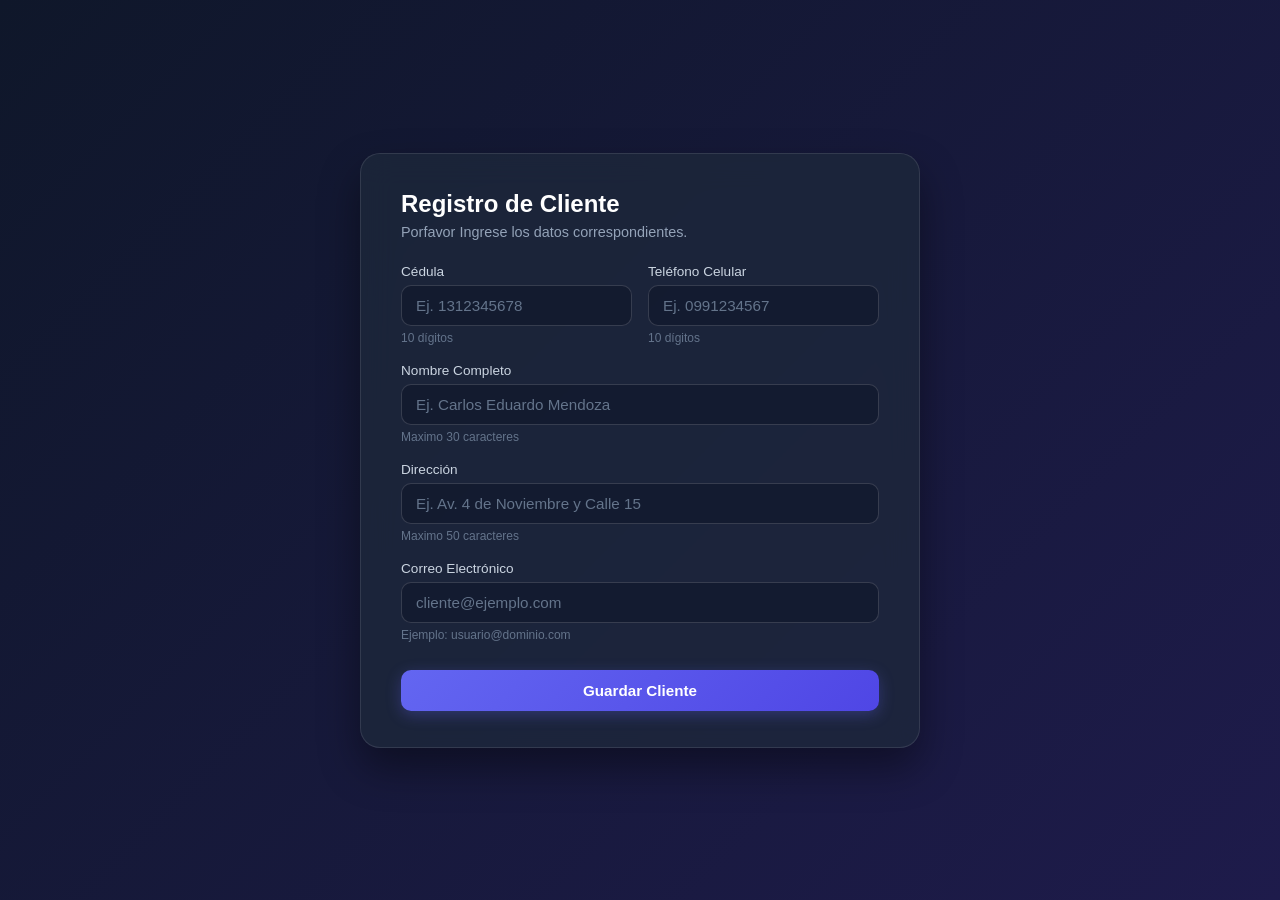
<file: Taller 3/index.html>
<!DOCTYPE html>
<html lang="en">
<head>
    <meta charset="UTF-8">
    <meta name="viewport" content="width=device-width, initial-scale=1.0">
    <title>Registro de clientes</title>
    <link rel="stylesheet" href="style.css">
</head>
<body>
    
  <div class="form-container">
  <h2>Registro de Cliente</h2>
  <p>Porfavor Ingrese los datos correspondientes.</p>

  <form id="clienteForm" class="client-form" novalidate>
    
    <!-- Cédula -->
    <div class="form-group">
      <label for="cedula">Cédula</label>
      <input type="text" id="cedula" name="cedula" placeholder="Ej. 1312345678">
      <span id="errorCedula" class ="hint">10 dígitos</span>
    </div>

    <!-- Teléfono Celular -->
    <div class="form-group">
      <label for="telefono">Teléfono Celular</label>
      <input type="text" id="telefono" name="telefono" placeholder="Ej. 0991234567">
      <span id="errorTelefono" class ="hint">10 dígitos</span>
    </div>

    <!-- Nombre -->
    <div class="form-group col-span-2">
      <label for="nombre">Nombre Completo</label>
      <input type="text" id="nombre" name="nombre" placeholder="Ej. Carlos Eduardo Mendoza">
      <span id="errorNombre" class ="hint">Maximo 30 caracteres</span>
    </div>

    <!-- Dirección -->
    <div class="form-group col-span-2">
      <label for="direccion">Dirección</label>
      <input type="text" id="direccion" name="direccion" placeholder="Ej. Av. 4 de Noviembre y Calle 15">
      <span id="errorDireccion" class ="hint">Maximo 50 caracteres</span>
    </div>

    <!-- Correo Electrónico -->
    <div class="form-group col-span-2">
      <label for="email">Correo Electrónico</label>
      <input type="text" id="email" name="email" placeholder="cliente@ejemplo.com">
      <span id="errorEmail" class ="hint">Ejemplo: usuario@dominio.com</span>
    </div>

    <!-- Botón de Envío -->
    <div class="form-actions">
      <button type="button" id="btnGuardar" class="btn-submit" onclick="validar()">Guardar Cliente</button>
    </div>

    </form>
 </div>
 <script src="script.js"></script>   
</body>
</html>
</file>
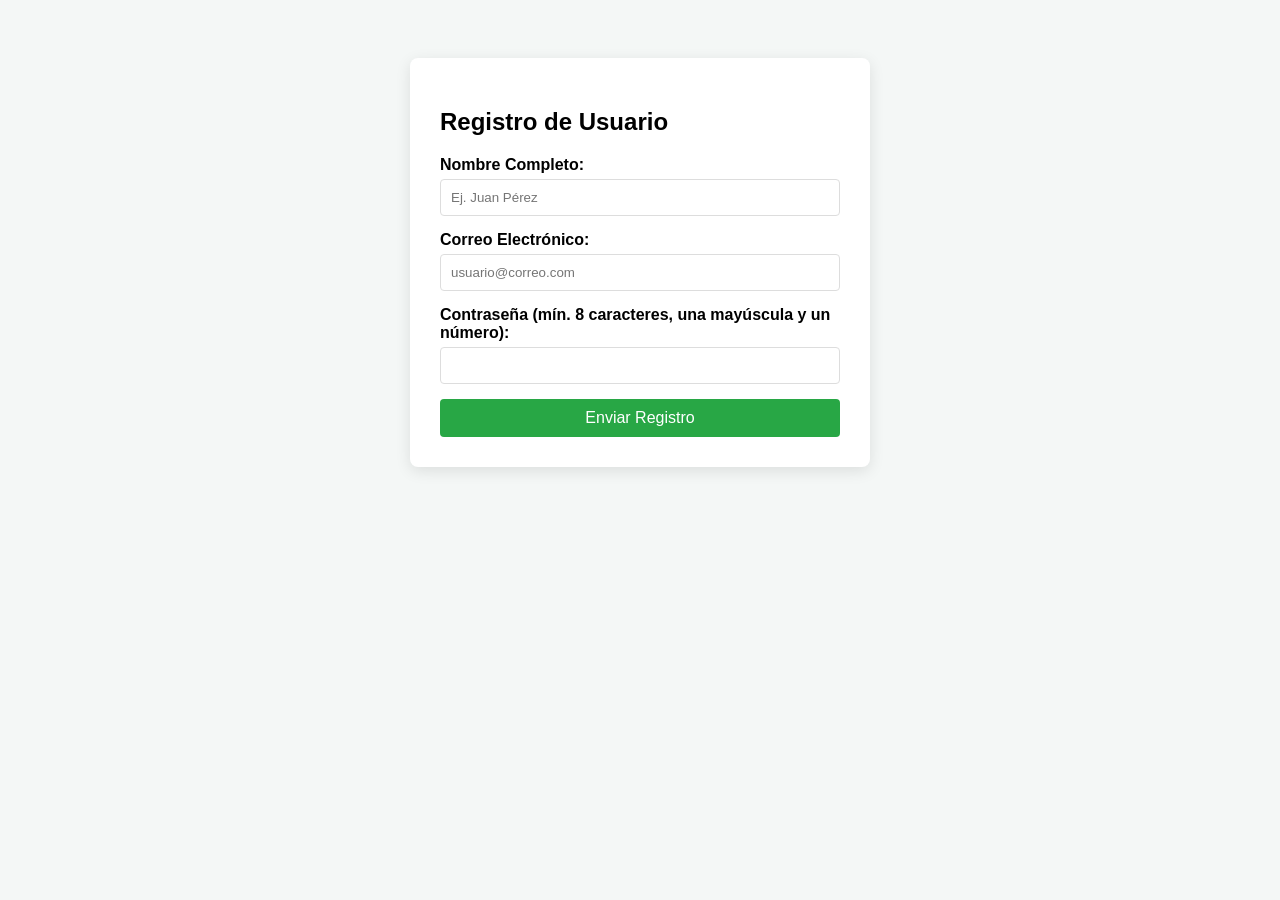
<file: Taller 4/index.html>
<!DOCTYPE html>
<html lang="es">
<head>
 <meta charset="UTF-8">
 <title>Taller de Formulario Web</title>
 <link rel="stylesheet" href="style.css">
</head>
<body>
 <div class="container">
 <form id="registroForm">
 <h2>Registro de Usuario</h2>

 <div class="input-group">
 <label for="nombre">Nombre Completo:</label>
 <input type="text" id="nombre" placeholder="Ej. Juan Pérez">
 <span class="error" id="errorNombre"></span>
 </div>
 <div class="input-group">
 <label for="email">Correo Electrónico:</label>
 <input type="email" id="email" placeholder="usuario@correo.com">
 <span class="error" id="errorEmail"></span>
 </div>
 <div class="input-group">
 <label for="password">Contraseña (mín. 8 caracteres, una mayúscula y un
número):</label>
 <input type="password" id="password">
 <span class="error" id="errorPass"></span>
 </div>
 <button type="submit">Enviar Registro</button>
 </form>
 </div>
 <script src="script.js"></script>
</body>
</html>
</file>
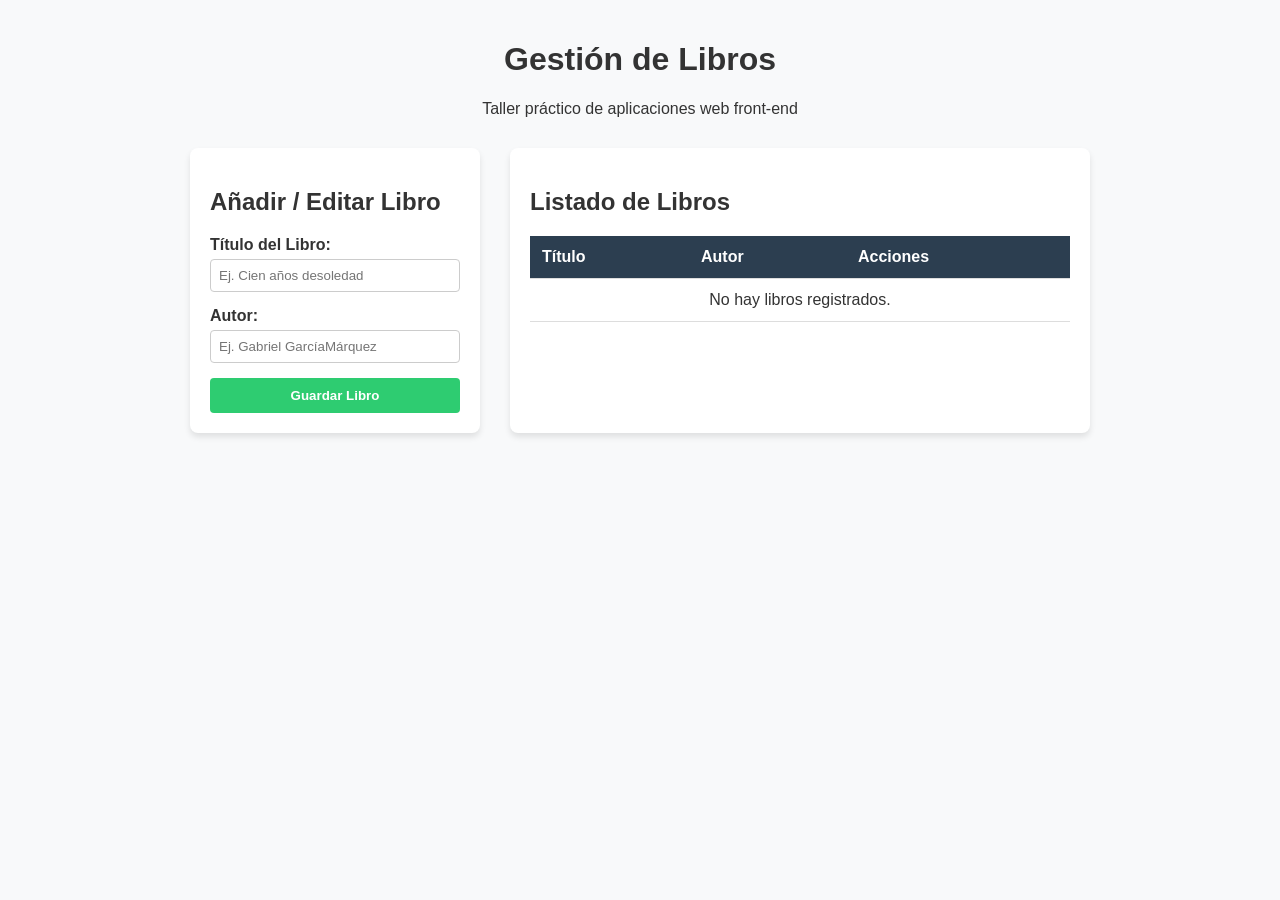
<file: Taller CRUD/index.html>
<!DOCTYPE html>
<html lang="es">
<head>
 <meta charset="UTF-8">
 <meta name="viewport" content="width=device-width, initial-scale=1.0">
 <title>Taller CRUD - Cliente Web</title>
 <link rel="stylesheet" href="estilos.css">
</head>
<body>
 <div class="contenedor">
 <header>
 <h1>Gestión de Libros</h1>
 <p>Taller práctico de aplicaciones web front-end</p>
 </header>
 <main>
 <section class="seccion-formulario">
 <h2>Añadir / Editar Libro</h2>
 <form id="formulario-crud">
 <input type="hidden" id="id-elemento">

 <div class="grupo-formulario">
 <label for="titulo">Título del Libro:</label>
 <input type="text" id="titulo" required placeholder="Ej. Cien años de
soledad">
 </div>
 <div class="grupo-formulario">
 <label for="autor">Autor:</label>
 <input type="text" id="autor" required placeholder="Ej. Gabriel García
Márquez">
 </div>
 <button type="submit" id="boton-guardar">Guardar Libro</button>
 <button type="button" id="boton-cancelar" class="oculto">Cancelar
Edición</button>
 </form>
 </section>
 <section class="seccion-tabla">
 <h2>Listado de Libros</h2>
 <div class="tabla-responsiva">
 <table>
 <thead>
 <tr>
 <th>Título</th>
 <th>Autor</th>
 <th>Acciones</th>
 </tr>
 </thead>
 <tbody id="cuerpo-tabla">
 </tbody>
 </table>
 </div>
 </section>
 </main>
 </div>
 <script src="aplicacion.js"></script>
</body>
</html>
</file>
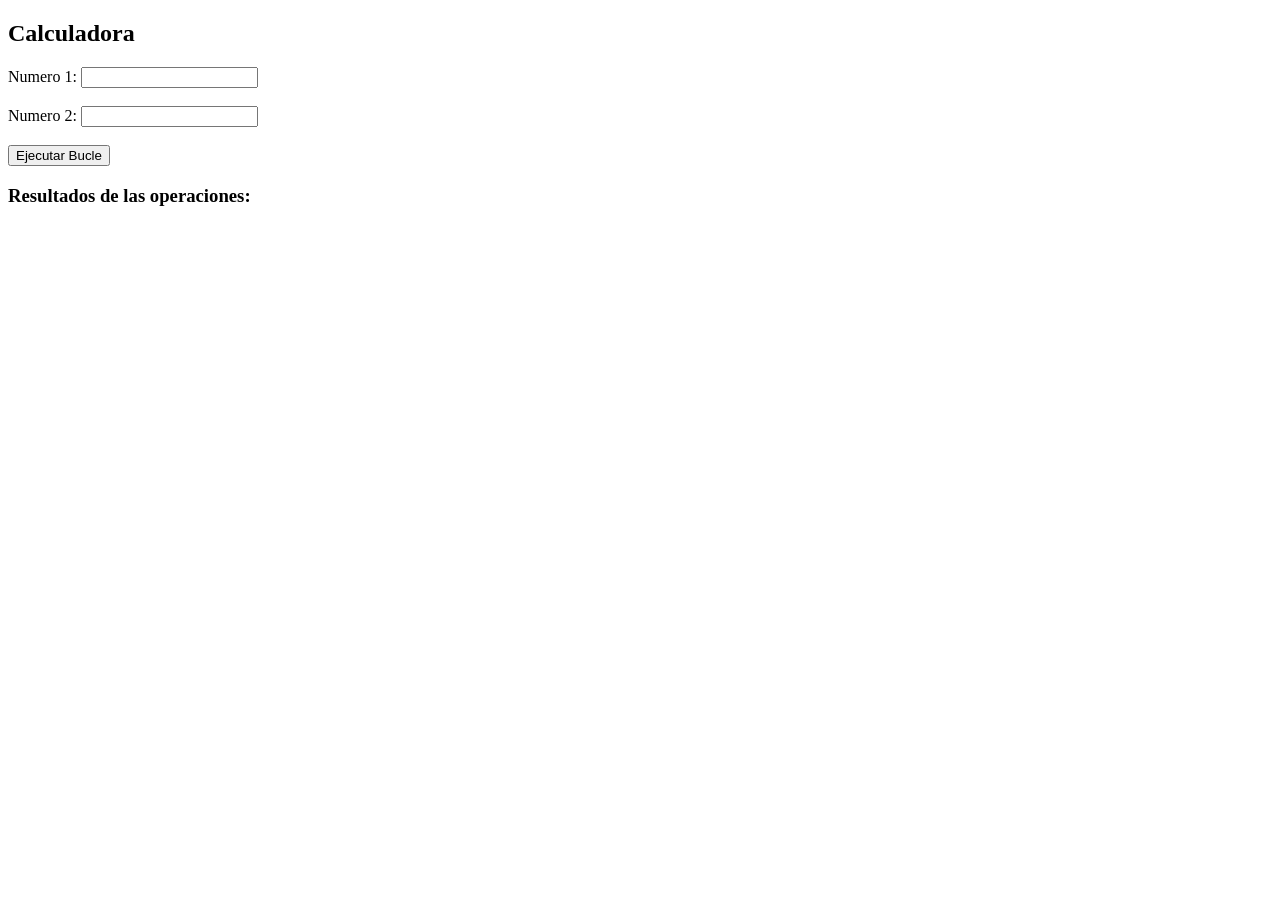
<file: Taller en clases 3 aplicaciones web/index.html>
<!DOCTYPE html>
<html lang="es">
<head>
    <meta charset="UTF-8">
    <title>Calculadora Taller 3</title>
</head>
<body>

    <h2>Calculadora</h2>

    <label>Numero 1:</label>
    <input type="number" id="numero1"><br><br>

    <label>Numero 2:</label>
    <input type="number" id="numero2"><br><br>

    <button type="button" onclick="ejecutarBucle()">Ejecutar Bucle</button>

    <h3>Resultados de las operaciones:</h3>
    <ul id="resultados"></ul>

    <script src="script.js"></script>
</body>
</html>
</file>
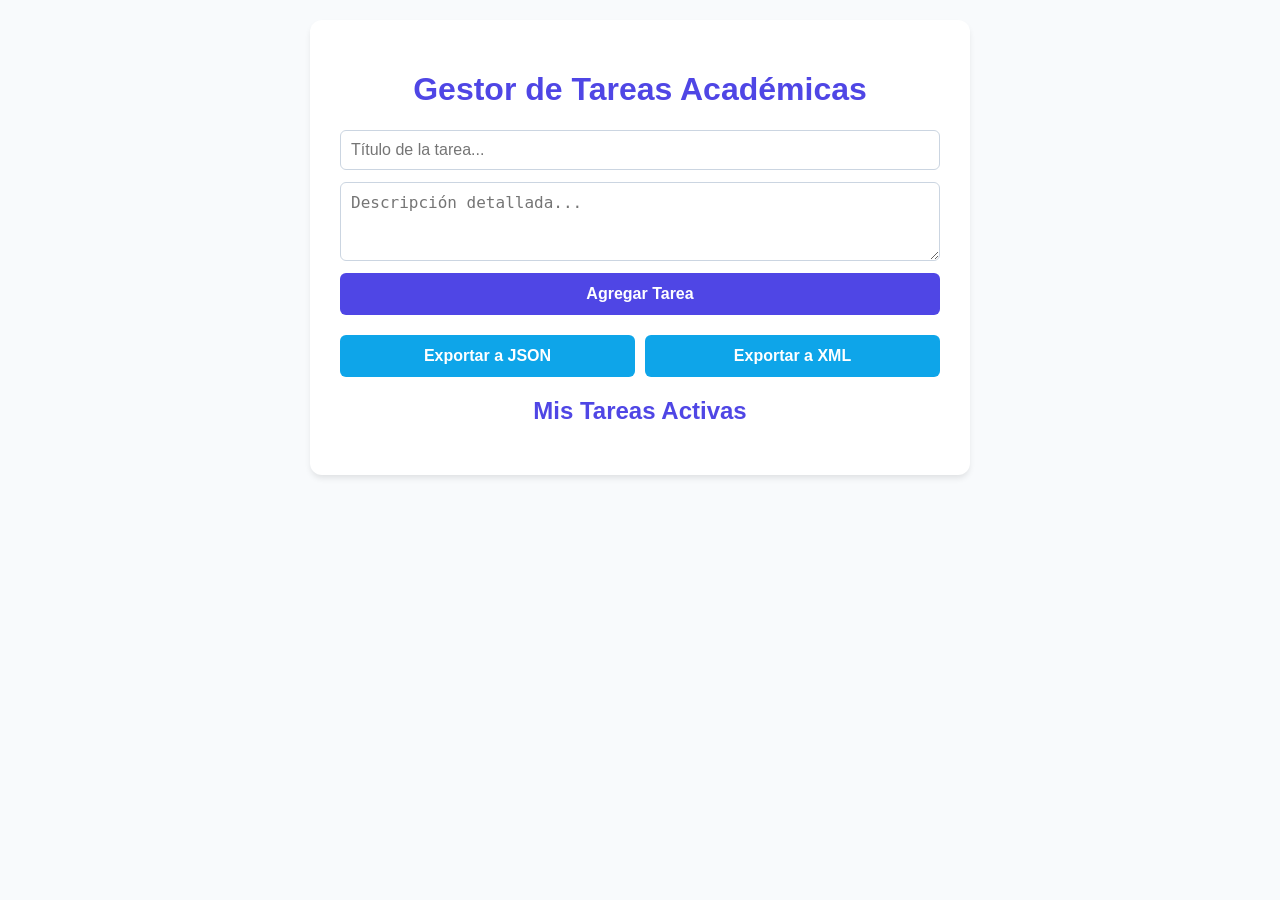
<file: taller-web/index.html>
<!DOCTYPE html>
<html lang="es">
<head>
    <meta charset="UTF-8">
    <meta name="viewport" content="width=device-width, initial-scale=1.0">
    <title>Gestor de Tareas Académicas</title>
    <link rel="stylesheet" href="estilos.css">
</head>
<body>

    <div class="contenedor">
        <h1>Gestor de Tareas Académicas</h1>

        <!-- Formulario de captura -->
        <form id="formulario-tareas">
            <input type="text" id="titulo-tarea" placeholder="Título de la tarea..." required>
            <textarea id="descripcion-tarea" placeholder="Descripción detallada..." rows="3" required></textarea>
            <button type="submit">Agregar Tarea</button>
        </form>

        <!-- Bloques de exportación -->
        <div class="acciones-datos">
            <button id="btn-exportar-json" class="btn-secundario">Exportar a JSON</button>
            <button id="btn-exportar-xml" class="btn-secundario">Exportar a XML</button>
        </div>

        <!-- Contenedor de tareas dinámicas -->
        <h2>Mis Tareas Activas</h2>
        <ul id="lista-tareas"></ul>
    </div>

    <script src="aplicacion.js"></script>
</body>
</html>
</file>
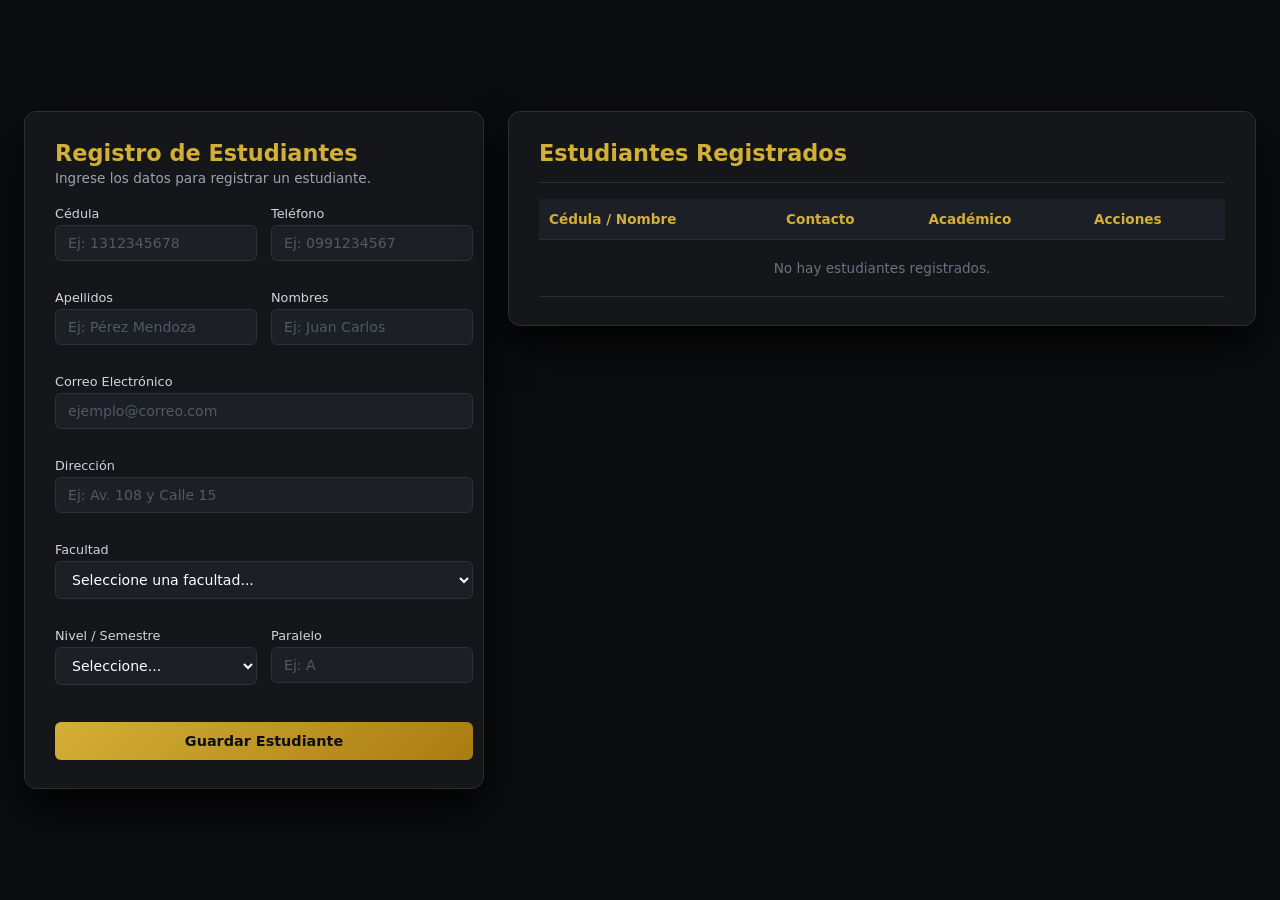
<file: TAREA FORMATOS SEMIESTRUCTURADOS Y ALMACENAMIENTO LOCAL/index.html>
<!DOCTYPE html>
<html lang="es">
<head>
  <meta charset="UTF-8">
  <meta name="viewport" content="width=device-width, initial-scale=1.0">
  <title>Registro de Estudiantes</title>
  <link rel="stylesheet" href="style.css">
</head>
<body>

  <!-- Contenedor Principal Dashboard de 2 Columnas -->
  <div class="dashboard-layout">
    
    <!-- Columna Izquierda: Formulario -->
    <div class="form-card">
      <h2>Registro de Estudiantes</h2>
      <p>Ingrese los datos para registrar un estudiante.</p>
      
      <form id="studentForm" class="client-form" novalidate>
        
        <div class="form-group">
          <label for="cedula">Cédula</label>
          <input type="text" id="cedula" name="cedula" placeholder="Ej: 1312345678" required>
          <small class="error-msg"></small>
        </div>

        <div class="form-group">
          <label for="telefono">Teléfono</label>
          <input type="tel" id="telefono" name="telefono" placeholder="Ej: 0991234567" required>
          <small class="error-msg"></small>
        </div>

        <div class="form-group">
          <label for="apellidos">Apellidos</label>
          <input type="text" id="apellidos" name="apellidos" placeholder="Ej: Pérez Mendoza" required>
          <small class="error-msg"></small>
        </div>

        <div class="form-group">
          <label for="nombres">Nombres</label>
          <input type="text" id="nombres" name="nombres" placeholder="Ej: Juan Carlos" required>
          <small class="error-msg"></small>
        </div>

        <div class="form-group col-span-2">
          <label for="correo">Correo Electrónico</label>
          <input type="email" id="correo" name="correo" placeholder="ejemplo@correo.com" required>
          <small class="error-msg"></small>
        </div>

        <div class="form-group col-span-2">
          <label for="direccion">Dirección</label>
          <input type="text" id="direccion" name="direccion" placeholder="Ej: Av. 108 y Calle 15" required>
          <small class="error-msg"></small>
        </div>

        <div class="form-group col-span-2">
          <label for="facultad">Facultad</label>
          <select id="facultad" name="facultad" required>
            <option value="">Seleccione una facultad...</option>
            <option value="Ingeniería, Industria y Construcción">Ingeniería, Industria y Construcción</option>
            <option value="Ciencias de la Vida y Tecnologías">Ciencias de la Vida y Tecnologías</option>
            <option value="Ciencias Médicas">Ciencias Médicas</option>
            <option value="Educación, Turismo, Artes y Humanidades">Educación, Turismo, Artes y Humanidades</option>
            <option value="Ciencias Sociales, Derecho y Bienestar">Ciencias Sociales, Derecho y Bienestar</option>
          </select>
          <small class="error-msg"></small>
        </div>

        <div class="form-group">
          <label for="nivel">Nivel / Semestre</label>
          <select id="nivel" name="nivel" required>
            <option value="">Seleccione...</option>
            <option value="1">1er Nivel</option>
            <option value="2">2do Nivel</option>
            <option value="3">3er Nivel</option>
            <option value="4">4to Nivel</option>
            <option value="5">5to Nivel</option>
            <option value="6">6to Nivel</option>
            <option value="7">7mo Nivel</option>
            <option value="8">8vo Nivel</option>
          </select>
          <small class="error-msg"></small>
        </div>

        <div class="form-group">
          <label for="paralelo">Paralelo</label>
          <input type="text" id="paralelo" name="paralelo" placeholder="Ej: A" maxlength="2" required>
          <small class="error-msg"></small>
        </div>

        <div class="form-actions col-span-2">
          <button type="submit" class="btn-submit">Guardar Estudiante</button>
        </div>

      </form>
    </div>

    <!-- Columna Derecha: Vista de Estudiantes Registrados -->
    <div class="table-card">
      <div class="table-header">
        <h3>Estudiantes Registrados</h3>
      </div>
      <div class="table-container">
        <table id="studentsTable">
          <thead>
            <tr>
              <th>Cédula / Nombre</th>
              <th>Contacto</th>
              <th>Académico</th>
              <th>Acciones</th>
            </tr>
          </thead>
          <tbody id="tableBody">
            <!-- Carga dinámicamente -->
          </tbody>
        </table>
      </div>
    </div>

  </div>

  <script src="script.js"></script>
</body>
</html>
</file>
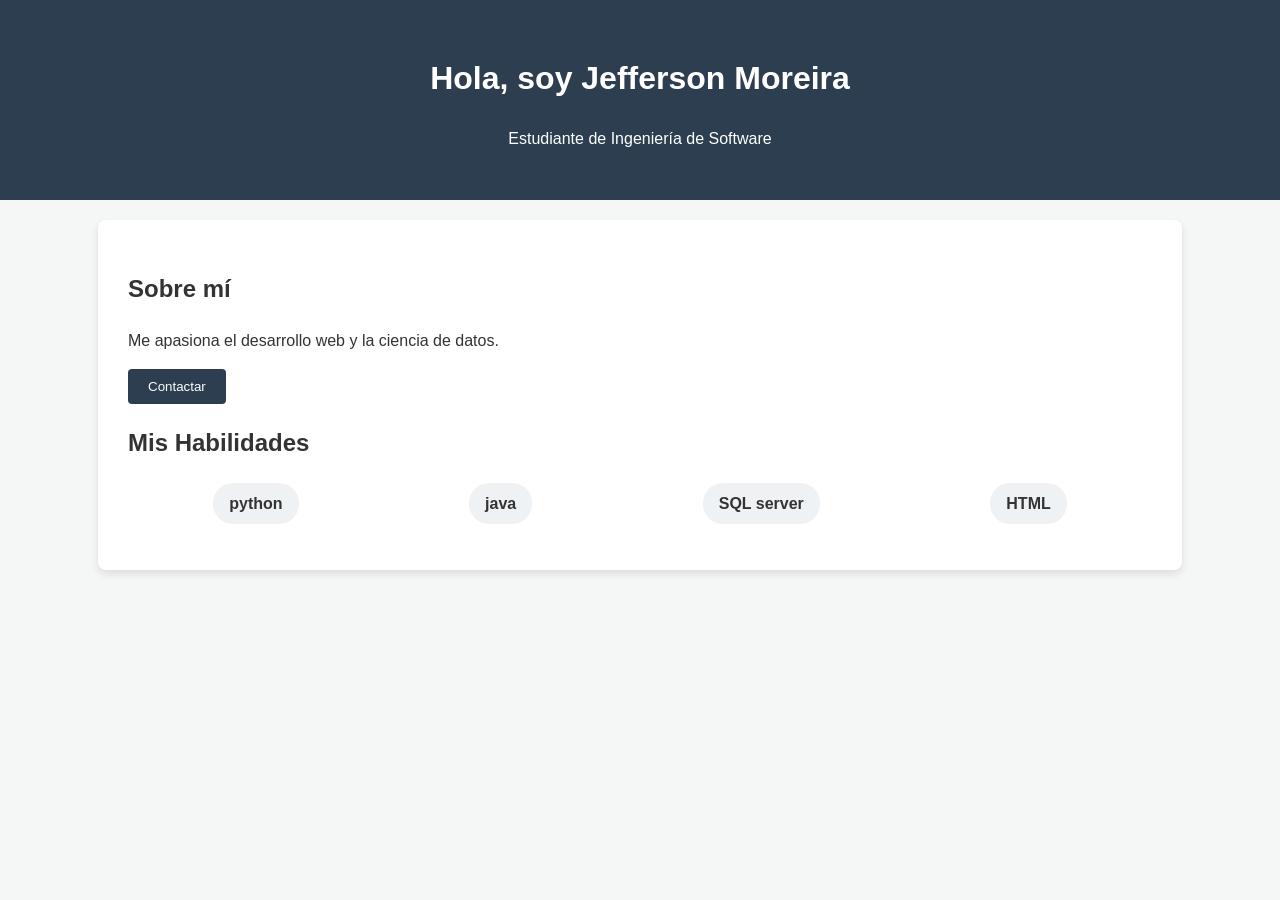
<file: Tarea3/index.html>
<!DOCTYPE html>
<html lang="es">
<head>
 <meta charset="UTF-8">
 <title>Mi Portafolio</title>
 <link rel="stylesheet" href="style.css">
</head>
<body>
 <header>
 <h1>Hola, soy Jefferson Moreira</h1>
 <p>Estudiante de Ingeniería de Software</p>
 </header>
 <section class="contenedor">
 <h2>Sobre mí</h2>
 <p>Me apasiona el desarrollo web y la ciencia de datos.</p>
 <button>Contactar</button>
 <h2>Mis Habilidades</h2>
    <ul class="habilidades"
        <li></li>
        <li>python</li>
        <li>java</li>
        <li>SQL server</li>
        <li>HTML</li>
 </section>
</body>
</html>
</file>
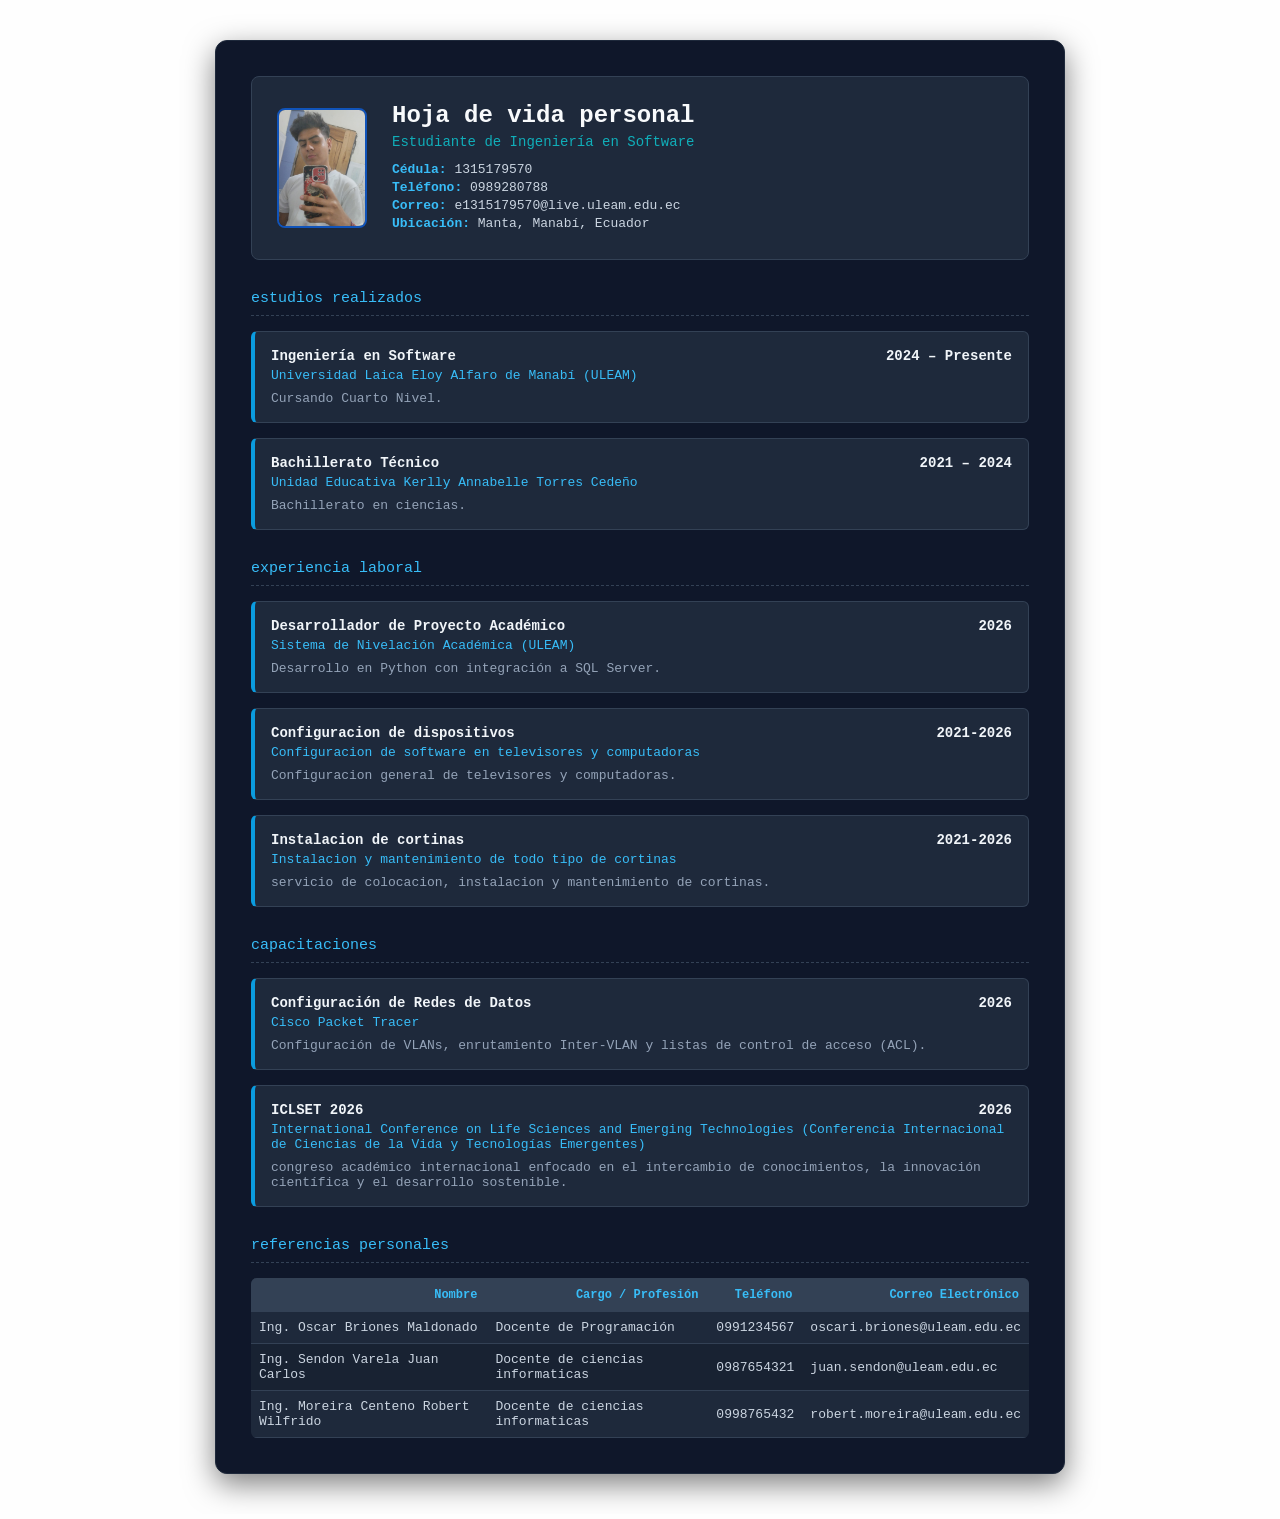
<file: Tarea2/hojadeVida.html>
<!DOCTYPE html>
<html lang="es">
<head>
    <meta charset="UTF-8">
    <meta name="viewport" content="width=device-width, initial-scale=1.0">
    <title>Hoja de Vida Personal</title>
    <style>
        * { box-sizing: border-box; }

        body {
            font-family: 'Consolas', 'Fira Code', monospace, sans-serif;
            background-color: #fefefe;
            color: #94a3b8;
            margin: 0;
            padding: 40px 15px;
        }

        .cv-container {
            max-width: 850px;
            margin: 0 auto;
            background-color: #0f172a;
            padding: 35px;
            border-radius: 12px;
            border: 1px solid #1e293b;
            box-shadow: 0 10px 30px rgba(0, 0, 0, 0.5);
        }

        .seccion-header {
            display: flex;
            align-items: center;
            background-color: #1e293b;
            border: 1px solid #334155;
            padding: 25px;
            border-radius: 8px;
            margin-bottom: 30px;
        }

        .foto-perfil {
            width: 90px;
            height: 120px;
            border-radius: 8px;
            object-fit: cover;
            object-position: center top;
            border: 2px solid #1053b9;
            margin-right: 25px;
        }

        .datos-header h1 {
            margin: 0 0 5px 0;
            font-size: 24px;
            color: #f8fafc;
        }

        .datos-header h3 {
            margin: 0 0 12px 0;
            color: #10aeb9;
            font-weight: 400;
            font-size: 14px;
        }

        .datos-contacto p {
            margin: 3px 0;
            font-size: 13px;
            color: #cbd5e1;
        }

        .datos-contacto strong { color: #38bdf8; }

        .titulo-seccion {
            font-size: 15px;
            color: #38bdf8;
            border-bottom: 1px dashed #334155;
            padding-bottom: 8px;
            margin-top: 30px;
            margin-bottom: 15px;
            text-transform: lowercase;
        }
        
        .titulo-seccion::before { color: #64748b; }

        .card-info {
            background-color: #1e293b;
            border: 1px solid #334155;
            border-left: 4px solid #0b9cdf;
            padding: 16px;
            border-radius: 6px;
            margin-bottom: 15px;
        }

        .card-header {
            display: flex;
            justify-content: space-between;
            font-weight: bold;
            color: #f1f5f9;
            font-size: 14px;
        }

        .card-subtitulo {
            color: #38bdf8;
            font-size: 13px;
            margin-top: 4px;
        }

        .card-detalle {
            font-size: 13px;
            margin-top: 8px;
            color: #94a3b8;
        }

        .tabla-referencias {
            width: 100%;
            border-collapse: collapse;
            margin-top: 10px;
            background-color: #1e293b;
            border-radius: 6px;
            overflow: hidden;
        }

        .tabla-referencias th {
            background-color: #334155;
            color: #38bdf8;
            padding: 10px;
            text-align: right;
            font-size: 12px;
        }

        .tabla-referencias td {
            padding: 8px 8px;
            border-bottom: 1px solid #334155;
            font-size: 13px;
            color: #cbd5e1;
        }

        .tabla-referencias tr:nth-child(even) { background-color: #182232; }
    </style>
</head>
<body>

    <!-- Contenedor principal -->
    <div class="cv-container">

        <!-- 1. Datos personales -->
        <div class="seccion-header">
            <img src="FotoPerfil.jpeg" alt="Foto de Perfil" class="foto-perfil">
            <div class="datos-header">
                <h1>Hoja de vida personal</h1>
                <h3>Estudiante de Ingeniería en Software</h3>
                <div class="datos-contacto">
                    <p><strong>Cédula:</strong> 1315179570</p>
                    <p><strong>Teléfono:</strong> 0989280788</p>
                    <p><strong>Correo:</strong> e1315179570@live.uleam.edu.ec</p>
                    <p><strong>Ubicación:</strong> Manta, Manabí, Ecuador</p>
                </div>
            </div>
        </div>

        <!-- 2. Estudios realizados -->
        <div class="titulo-seccion">Estudios Realizados</div>
        
        <div class="card-info">
            <div class="card-header">
                <span>Ingeniería en Software</span>
                <span>2024 – Presente</span>
            </div>
            <div class="card-subtitulo">Universidad Laica Eloy Alfaro de Manabí (ULEAM)</div>
            <div class="card-detalle">
                Cursando Cuarto Nivel.
            </div>
        </div>

        <div class="card-info">
            <div class="card-header">
                <span>Bachillerato Técnico</span>
                <span>2021 – 2024</span>
            </div>
            <div class="card-subtitulo">Unidad Educativa Kerlly Annabelle Torres Cedeño</div>
            <div class="card-detalle">
                Bachillerato en ciencias.
            </div>
        </div>

        <!-- 3. Experiencia laboral -->
        <div class="titulo-seccion">Experiencia Laboral </div>
        
        <div class="card-info">
            <div class="card-header">
                <span>Desarrollador de Proyecto Académico</span>
                <span>2026</span>
            </div>
            <div class="card-subtitulo">Sistema de Nivelación Académica (ULEAM)</div>
            <div class="card-detalle">
                Desarrollo en Python con integración a SQL Server.
            </div>
        </div>

        <div class="card-info">
            <div class="card-header">
                <span>Configuracion de dispositivos</span>
                <span>2021-2026</span>
            </div>
            <div class="card-subtitulo">Configuracion de software en televisores y computadoras</div>
            <div class="card-detalle">
                Configuracion general de televisores y computadoras.
            </div>
        </div>
        <div class="card-info">
            <div class="card-header">
                <span>Instalacion de cortinas</span>
                <span>2021-2026</span>
            </div>
            <div class="card-subtitulo">Instalacion y mantenimiento de todo tipo de cortinas</div>
            <div class="card-detalle">
                servicio de colocacion, instalacion y mantenimiento de cortinas.
            </div>
        </div>

        <!-- 4. Capacitaciones -->
        <div class="titulo-seccion">Capacitaciones</div>

        <div class="card-info">
            <div class="card-header">
                <span>Configuración de Redes de Datos</span>
                <span>2026</span>
            </div>
            <div class="card-subtitulo">Cisco Packet Tracer</div>
            <div class="card-detalle">
                Configuración de VLANs, enrutamiento Inter-VLAN y listas de control de acceso (ACL).
            </div>
        </div>
        <div class="card-info">
            <div class="card-header">
                <span>ICLSET 2026</span>
                <span>2026</span>
            </div>
            <div class="card-subtitulo">International Conference on Life Sciences and Emerging Technologies (Conferencia Internacional de Ciencias de la Vida y Tecnologías Emergentes)</div>
            <div class="card-detalle">
                congreso académico internacional enfocado en el intercambio de conocimientos, la innovación científica y el desarrollo sostenible.
            </div>
        </div>

        <!-- 5. Referencias personales -->
        <div class="titulo-seccion">Referencias Personales</div>
        
        <table class="tabla-referencias">
            <thead>
                <tr>
                    <th>Nombre</th>
                    <th>Cargo / Profesión</th>
                    <th>Teléfono</th>
                    <th>Correo Electrónico</th>
                </tr>
            </thead>
            <tbody>
                <tr>
                    <td>Ing. Oscar Briones Maldonado</td>
                    <td>Docente de Programación</td>
                    <td>0991234567</td>
                    <td>oscari.briones@uleam.edu.ec</td>
                </tr>
                <tr>
                    <td>Ing. Sendon Varela Juan Carlos</td>
                    <td>Docente de ciencias informaticas</td>
                    <td>0987654321</td>
                    <td>juan.sendon@uleam.edu.ec</td>
                </tr>
                <tr>
                    <td>Ing. Moreira Centeno Robert Wilfrido</td>
                    <td>Docente de ciencias informaticas</td>
                    <td>0998765432</td>
                    <td>robert.moreira@uleam.edu.ec</td>
                </tr>
            </tbody>
        </table>

    </div>

</body>
</html>
</file>
<file: Taller 3/style.css>
/* style.css - Opción 2: Dark Glassmorphism */
* {
  box-sizing: border-box;
  margin: 0;
  padding: 0;
  font-family: 'Segoe UI', -apple-system, sans-serif;
}

body {
  background: linear-gradient(135deg, #0f172a 0%, #1e1b4b 100%);
  color: #f8fafc;
  display: flex;
  justify-content: center;
  align-items: center;
  min-height: 100vh;
  padding: 20px;
}

.form-container {
  background: rgba(30, 41, 59, 0.75);
  backdrop-filter: blur(16px);
  border: 1px solid rgba(255, 255, 255, 0.1);
  padding: 36px 40px;
  border-radius: 20px;
  box-shadow: 0 20px 40px rgba(0, 0, 0, 0.4);
  width: 100%;
  max-width: 560px;
}

.form-container h2 {
  font-size: 1.5rem;
  color: #ffffff;
  font-weight: 700;
  margin-bottom: 6px;
}

.form-container p {
  color: #94a3b8;
  font-size: 0.9rem;
  margin-bottom: 24px;
}

.client-form {
  display: grid;
  grid-template-columns: repeat(2, 1fr);
  gap: 18px 16px;
}

.form-group {
  display: flex;
  flex-direction: column;
}

.col-span-2 {
  grid-column: span 2;
}

.form-group label {
  font-size: 0.85rem;
  color: #cbd5e1;
  margin-bottom: 6px;
  font-weight: 500;
}

.form-group input {
  padding: 11px 14px;
  background: rgba(15, 23, 42, 0.6);
  border: 1px solid rgba(255, 255, 255, 0.15);
  border-radius: 10px;
  color: #ffffff;
  font-size: 0.95rem;
  outline: none;
  transition: all 0.25s ease;
}

.form-group input:focus {
  border-color: #6366f1;
  box-shadow: 0 0 12px rgba(99, 102, 241, 0.4);
  background: rgba(15, 23, 42, 0.85);
}

.form-group input::placeholder {
  color: #64748b;
}

.hint {
  font-size: 0.75rem;
  color: #64748b;
  margin-top: 5px;
}

.form-actions {
  grid-column: span 2;
  margin-top: 10px;
}

.btn-submit {
  width: 100%;
  padding: 12px;
  background: linear-gradient(135deg, #6366f1 0%, #4f46e5 100%);
  color: #ffffff;
  border: none;
  border-radius: 10px;
  font-size: 0.95rem;
  font-weight: 600;
  cursor: pointer;
  box-shadow: 0 4px 15px rgba(99, 102, 241, 0.3);
  transition: all 0.2s ease;
}

.btn-submit:hover {
  box-shadow: 0 6px 20px rgba(99, 102, 241, 0.5);
  transform: translateY(-1px);
}

@media (max-width: 520px) {
  .client-form { grid-template-columns: 1fr; }
  .col-span-2, .form-actions { grid-column: span 1; }
  .form-container { padding: 24px 20px; }
}
</file>
<file: Taller 4/style.css>
body {
 font-family: 'Segoe UI', Tahoma, Geneva, Verdana, sans-serif;
 background-color: #f4f7f6;
 display: flex;
 justify-content: center;
 padding-top: 50px;
}
.container {
 background: white;
 padding: 30px;
 border-radius: 8px;
 box-shadow: 0 4px 15px rgba(0,0,0,0.1);
 width: 400px;
}
.input-group {
 margin-bottom: 15px;
}
label {
 display: block;
 margin-bottom: 5px;
 font-weight: bold;
}
input {
 width: 100%;
 padding: 10px;
 border: 1px solid #ddd;
 border-radius: 4px;
 box-sizing: border-box; /* Asegura que el padding no desborde el ancho */
}
button {
 width: 100%;
 padding: 10px;
 background-color: #28a745;
 color: white;
 border: none;
 border-radius: 4px;
 cursor: pointer;
 font-size: 16px;
}
button:hover {
 background-color: #218838;
}
.error {
 color: #dc3545;
 font-size: 12px;
 margin-top: 5px;
 display: block;
}
</file>
<file: Taller CRUD/estilos.css>
:root {
 --color-primario: #2c3e50;
 --color-secundario: #3498db;
 --color-exito: #2ecc71;
 --color-peligro: #e74c3c;
 --fondo-claro: #f8f9fa;
}
body {
 font-family: 'Segoe UI', Tahoma, Geneva, Verdana, sans-serif;
 background-color: var(--fondo-claro);
 margin: 0;
 padding: 20px;
 color: #333;
}
.contenedor {
 max-width: 900px;
 margin: 0 auto;
}
header {
 text-align: center;
 margin-bottom: 30px;
}
main {
 display: grid;
 grid-template-columns: 1fr;
 gap: 30px;
}
@media (min-width: 768px) {
 main {
 grid-template-columns: 1fr 2fr;
 }
}
/* Estilos del Formulario */
.seccion-formulario, .seccion-tabla {
 background: white;
 padding: 20px;
 border-radius: 8px;
 box-shadow: 0 4px 6px rgba(0,0,0,0.1);
}
.grupo-formulario {
 margin-bottom: 15px;
}
label {
 display: block;
 margin-bottom: 5px;
 font-weight: bold;
}
input[type="text"] {
 width: 100%;
 padding: 8px;
 box-sizing: border-box;
 border: 1px solid #ccc;
 border-radius: 4px;
}
button {
 padding: 10px 15px;
 border: none;
 border-radius: 4px;
 cursor: pointer;
 font-weight: bold;
 color: white;
 background-color: var(--color-secundario);
}
button:hover { opacity: 0.9; }
#boton-guardar { background-color: var(--color-exito); width: 100%; }
.btn-editar { background-color: var(--color-secundario); margin-right: 5px; }
.btn-eliminar { background-color: var(--color-peligro); }
#boton-cancelar { background-color: #7f8c8d; width: 100%; margin-top: 5px; }
.oculto { display: none; }
/* Estilos de la Tabla */
table {
 width: 100%;
 border-collapse: collapse;
 margin-top: 10px;
}
th, td {
 padding: 12px;
 text-align: left;
 border-bottom: 1px solid #ddd;
}
th { background-color: var(--color-primario); color: white; }
tr:hover { background-color: #f1f1f1; }
</file>
<file: taller-web/estilos.css>
:root {
    --color-primario: #4f46e5;
    --color-secundario: #0ea5e9;
    --color-fondo: #f8fafc;
    --color-tarjeta: #ffffff;
    --color-texto: #0f172a;
}

body {
    font-family: 'Segoe UI', sans-serif;
    background-color: var(--color-fondo);
    color: var(--color-texto);
    margin: 0;
    padding: 20px;
}

.contenedor {
    max-width: 600px;
    margin: 0 auto;
    background: var(--color-tarjeta);
    padding: 30px;
    border-radius: 12px;
    box-shadow: 0 4px 6px -1px rgba(0, 0, 0, 0.1);
}

h1, h2 {
    text-align: center;
    color: var(--color-primario);
}

form {
    display: flex;
    flex-direction: column;
    gap: 12px;
    margin-bottom: 20px;
}

input, textarea {
    padding: 10px;
    border: 1px solid #cbd5e1;
    border-radius: 6px;
    font-size: 16px;
}

button {
    background-color: var(--color-primario);
    color: white;
    border: none;
    padding: 12px;
    border-radius: 6px;
    cursor: pointer;
    font-size: 16px;
    font-weight: bold;
    transition: background 0.3s;
}

button:hover {
    background-color: #4338ca;
}

.acciones-datos {
    display: flex;
    gap: 10px;
    margin-bottom: 20px;
}

.btn-secundario {
    background-color: var(--color-secundario);
    flex: 1;
}

.btn-secundario:hover {
    background-color: #0284c7;
}

ul {
    list-style: none;
    padding: 0;
}

.elemento-tarea {
    background: #f1f5f9;
    padding: 15px;
    border-left: 5px solid var(--color-primario);
    margin-bottom: 10px;
    border-radius: 0 6px 6px 0;
    display: flex;
    justify-content: space-between;
    align-items: center;
}

.elemento-tarea h3 {
    margin: 0 0 5px 0;
}

.elemento-tarea p {
    margin: 0;
    color: #475569;
    font-size: 14px;
}

.btn-eliminar {
    background-color: #ef4444;
    padding: 6px 12px;
    font-size: 14px;
    border-radius: 6px;
    border: none;
    color: white;
    cursor: pointer;
}

.btn-eliminar:hover {
    background-color: #dc2626;
}
</file>
<file: TAREA FORMATOS SEMIESTRUCTURADOS Y ALMACENAMIENTO LOCAL/style.css>
* {
  box-sizing: border-box;
  margin: 0;
  padding: 0;
  font-family: 'Segoe UI', system-ui, sans-serif;
}

body {
  background-color: #0b0c0e;
  color: #e5e7eb;
  min-height: 100vh;
  padding: 24px;
  display: flex;
  justify-content: center;
  align-items: center;
}

/* Layout de 2 columnas tipo Dashboard */
.dashboard-layout {
  display: grid;
  grid-template-columns: 460px 1fr;
  gap: 24px;
  width: 100%;
  max-width: 1400px;
  align-items: start;
}

/* Estilos de Tarjetas */
.form-card, .table-card {
  background: #14161a;
  padding: 28px 30px;
  border-radius: 12px;
  border: 1px solid #2a2e37;
  box-shadow: 0 20px 40px rgba(0, 0, 0, 0.8);
}

.form-card h2, .table-header h3 {
  font-size: 1.4rem;
  color: #d4af37; /* Dorado */
  font-weight: 600;
  margin-bottom: 4px;
}

.form-card p {
  color: #9ca3af;
  font-size: 0.85rem;
  margin-bottom: 20px;
}

/* Grid del Formulario */
.client-form {
  display: grid;
  grid-template-columns: repeat(2, 1fr);
  gap: 12px 14px;
}

.form-group {
  display: flex;
  flex-direction: column;
}

.col-span-2 {
  grid-column: span 2;
}

.form-group label {
  font-size: 0.8rem;
  color: #d1d5db;
  font-weight: 500;
  margin-bottom: 4px;
}

.form-group input,
.form-group select {
  padding: 9px 12px;
  background: #1c1f26;
  border: 1px solid #2d323e;
  border-radius: 6px;
  color: #ffffff;
  font-size: 0.88rem;
  outline: none;
  transition: all 0.25s ease;
}

.form-group select option {
  background-color: #1c1f26;
  color: #ffffff;
}

.form-group input:focus,
.form-group select:focus {
  border-color: #d4af37;
  box-shadow: 0 0 8px rgba(212, 175, 55, 0.2);
  background: #222630;
}

.form-group input::placeholder {
  color: #525866;
}

/* Errores y Validaciones */
.form-group input.invalid,
.form-group select.invalid {
  border-color: #ef4444;
  background: #281818;
}

.error-msg {
  font-size: 0.72rem;
  color: #f87171;
  margin-top: 3px;
  min-height: 14px;
}

.form-actions {
  margin-top: 8px;
}

.btn-submit {
  width: 100%;
  padding: 11px;
  background: linear-gradient(135deg, #d4af37 0%, #aa7c11 100%);
  color: #0b0c0e;
  border: none;
  border-radius: 6px;
  font-size: 0.9rem;
  font-weight: 700;
  cursor: pointer;
  transition: all 0.2s ease;
}

.btn-submit:hover {
  background: linear-gradient(135deg, #e5c158 0%, #c59317 100%);
  box-shadow: 0 4px 15px rgba(212, 175, 55, 0.25);
}

/* Panel de Tabla Lateral Derecha */
.table-header {
  border-bottom: 1px solid #2a2e37;
  padding-bottom: 12px;
  margin-bottom: 16px;
}

.table-container {
  max-height: 620px;
  overflow-y: auto;
}

table {
  width: 100%;
  border-collapse: collapse;
  font-size: 0.85rem;
}

th, td {
  padding: 12px 10px;
  border-bottom: 1px solid #2a2e37;
  text-align: left;
  vertical-align: top;
}

th {
  background-color: #1c1f26;
  color: #d4af37;
  font-weight: 600;
  position: sticky;
  top: 0;
  z-index: 2;
}

tr:hover {
  background-color: #1a1d24;
}

.student-info-primary {
  font-weight: 600;
  color: #ffffff;
}

.student-info-sub {
  font-size: 0.78rem;
  color: #9ca3af;
  margin-top: 2px;
}

.badge-level {
  display: inline-block;
  background: #2a2e37;
  color: #d4af37;
  padding: 2px 6px;
  border-radius: 4px;
  font-size: 0.75rem;
  margin-top: 4px;
}

.btn-delete {
  background-color: #991b1b;
  color: #fee2e2;
  border: none;
  padding: 5px 10px;
  border-radius: 4px;
  cursor: pointer;
  font-weight: 600;
  font-size: 0.78rem;
  transition: background 0.2s ease;
}

.btn-delete:hover {
  background-color: #dc2626;
}

/* Scrollbar personalizada */
.table-container::-webkit-scrollbar {
  width: 6px;
}
.table-container::-webkit-scrollbar-track {
  background: #14161a;
}
.table-container::-webkit-scrollbar-thumb {
  background: #2a2e37;
  border-radius: 3px;
}

/* Adaptación responsive */
@media (max-width: 1024px) {
  .dashboard-layout {
    grid-template-columns: 1fr;
  }
}

@media (max-width: 520px) {
  .client-form {
    grid-template-columns: 1fr;
  }
  .col-span-2 {
    grid-column: span 1;
  }
}
</file>
<file: Tarea3/style.css>
body {
    margin: 0;
    font-family: 'Segoe UI', Tahoma, Geneva, Verdana, sans-serif;
    background-color: #f4f7f6;
    color: #333;
    line-height: 1.6;
}

header {
    background: #2c3e50;
    color: white;
    text-align: center;
    padding: 2rem 0;
}


.contenedor {
    width: 80%;
    margin: 20px auto; 
    background: white;
    padding: 30px;
    border-radius: 8px;
    box-shadow: 0 4px 8px rgba(0,0,0,0.1);
}

button {
    background-color: #2c3e50;
    color: white;
    border: none;
    padding: 10px 20px;
    border-radius: 4px;
    cursor: pointer;
}

button:hover {
    background-color: #34495e;
}

.habilidades {
    display: flex;
    justify-content: space-around;
    list-style: none;
    padding: 0;
}

.habilidades li{
    background-color: #eef2f5;
    padding: 8px 16px;
    border-radius: 20px;
    font-weight: bold;
}
</file>
